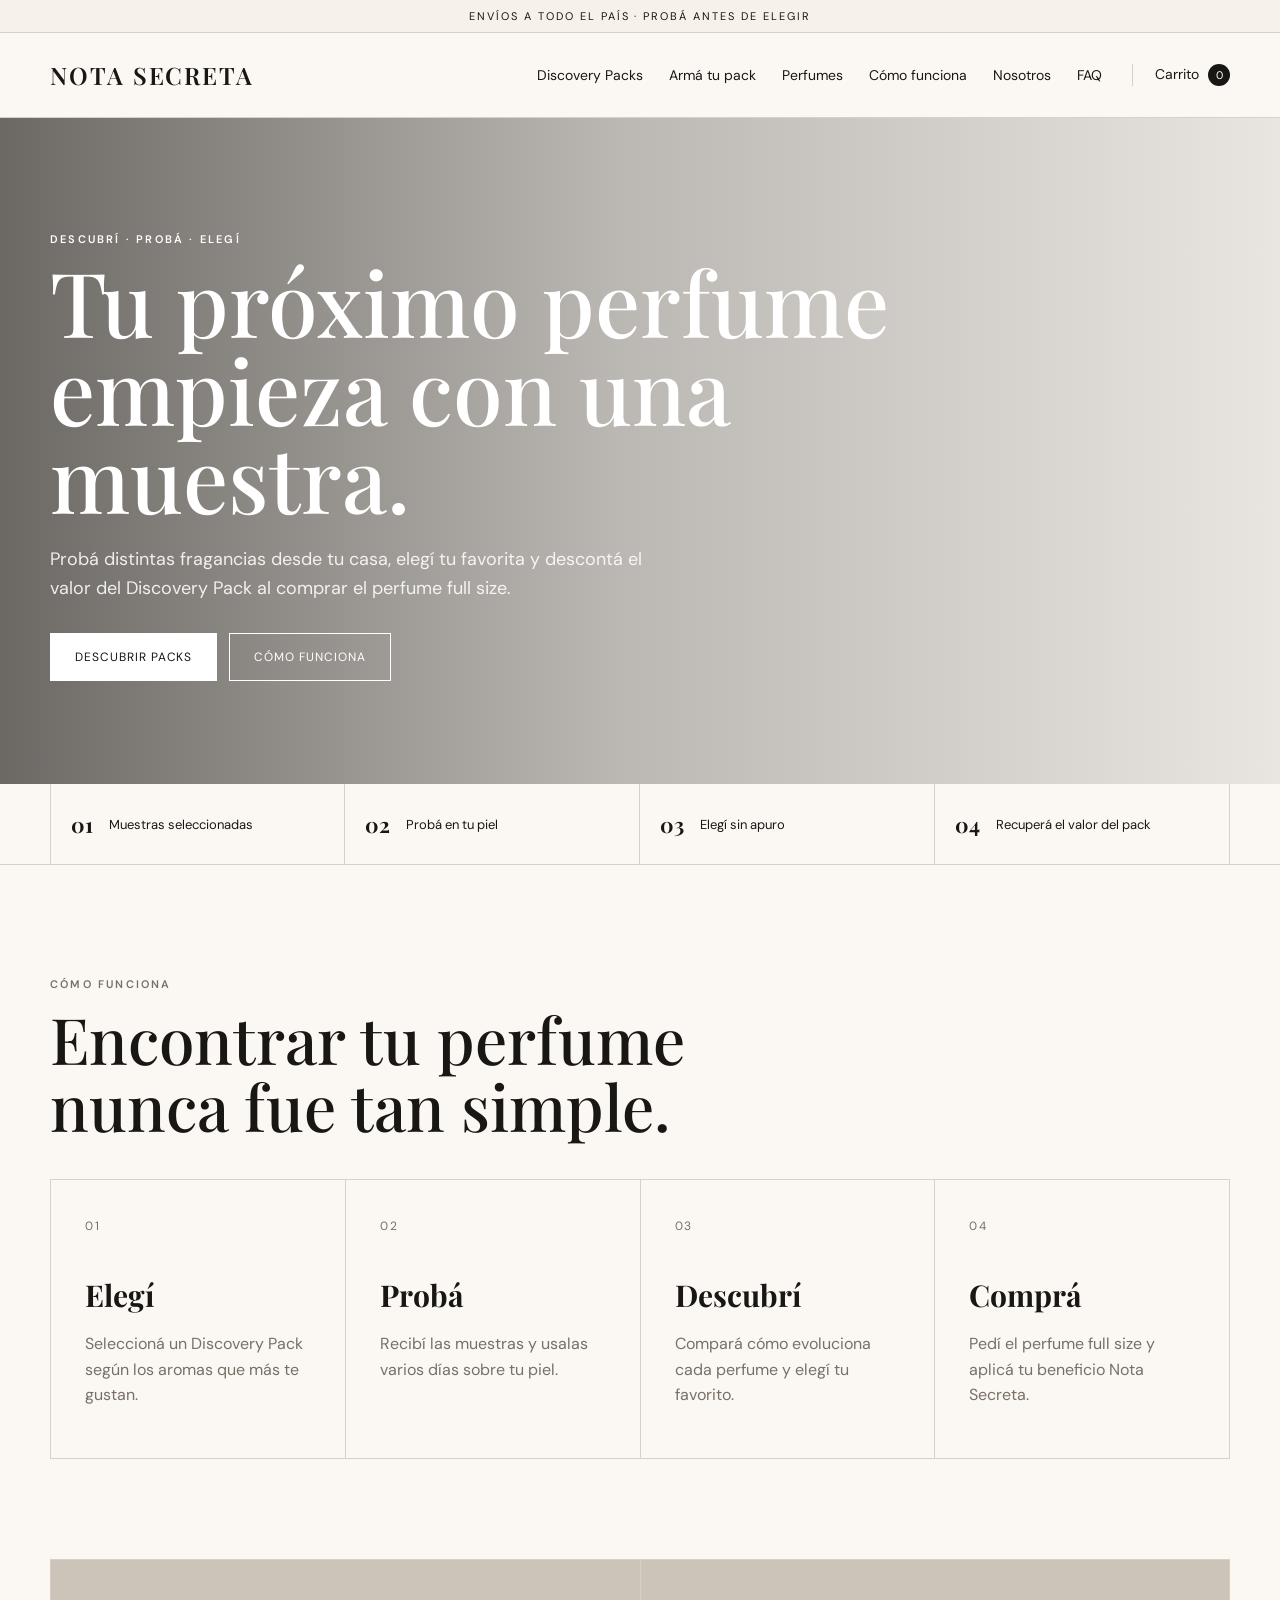
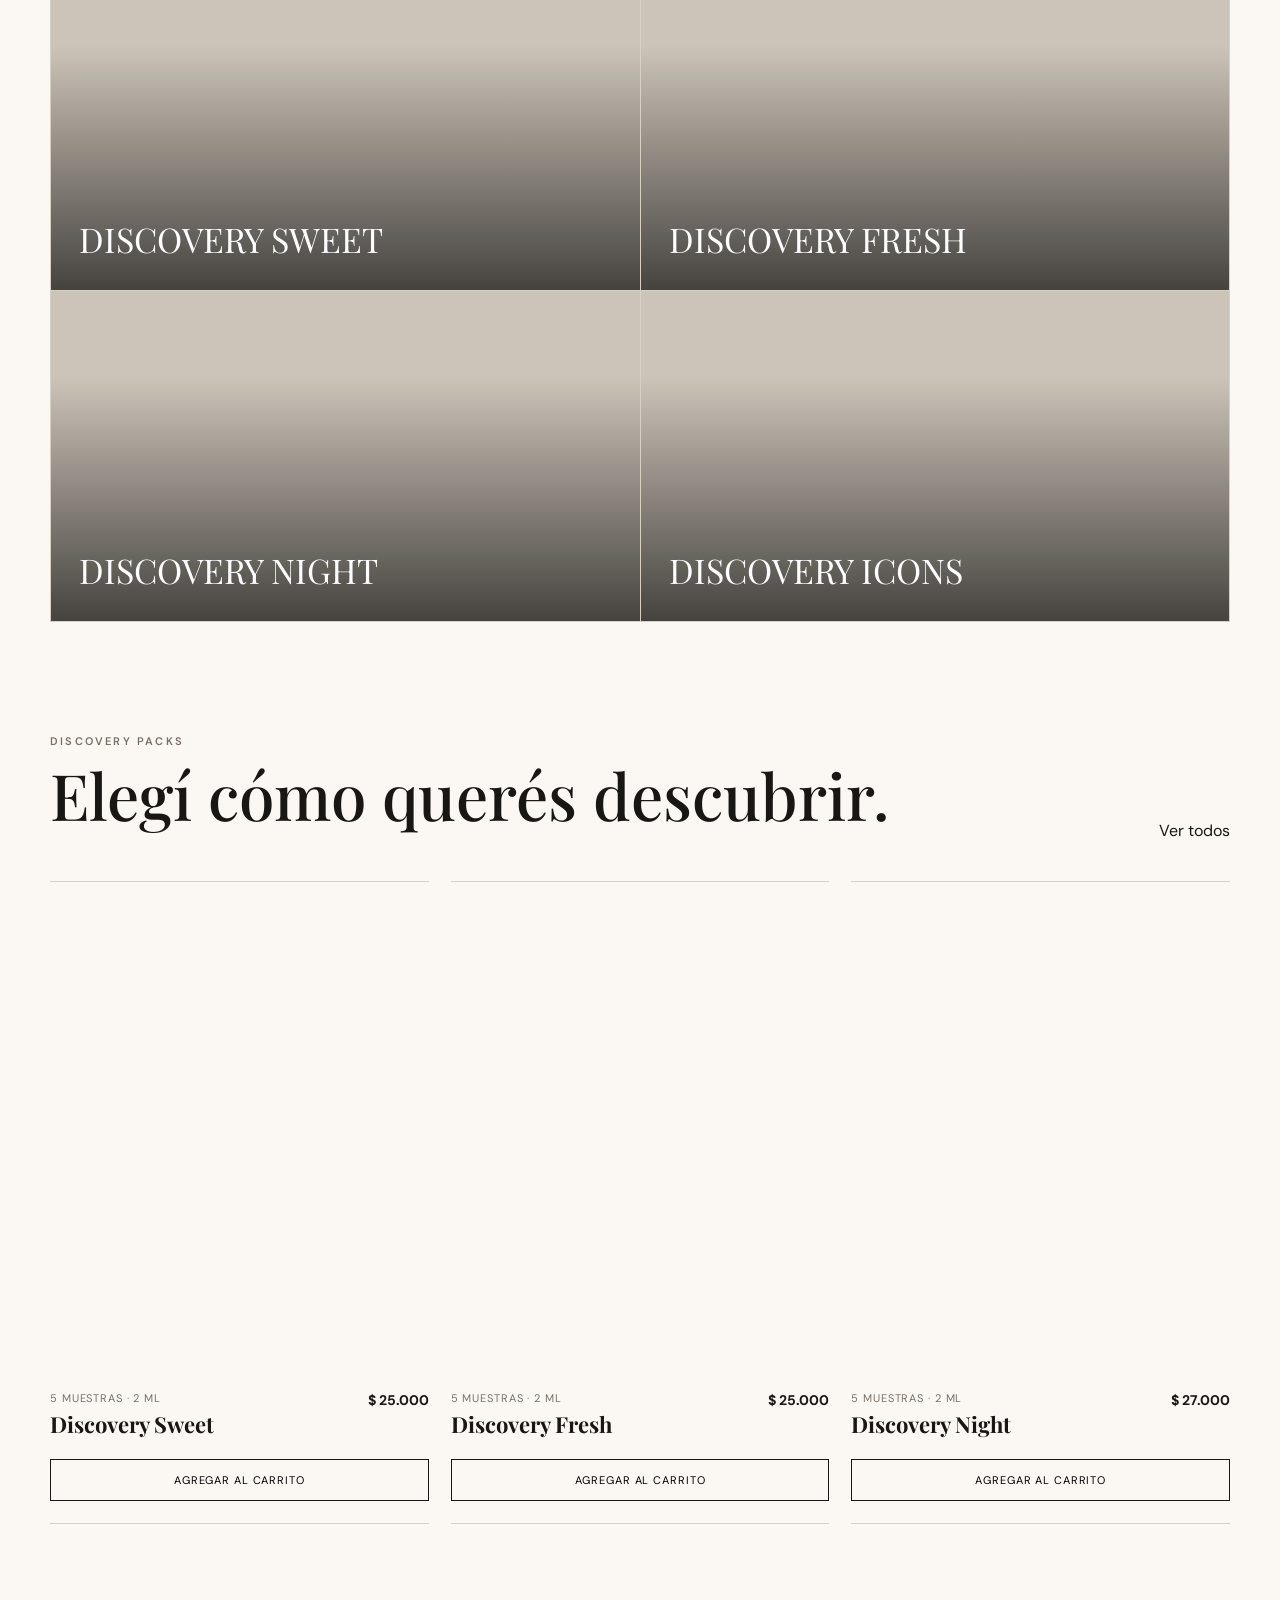
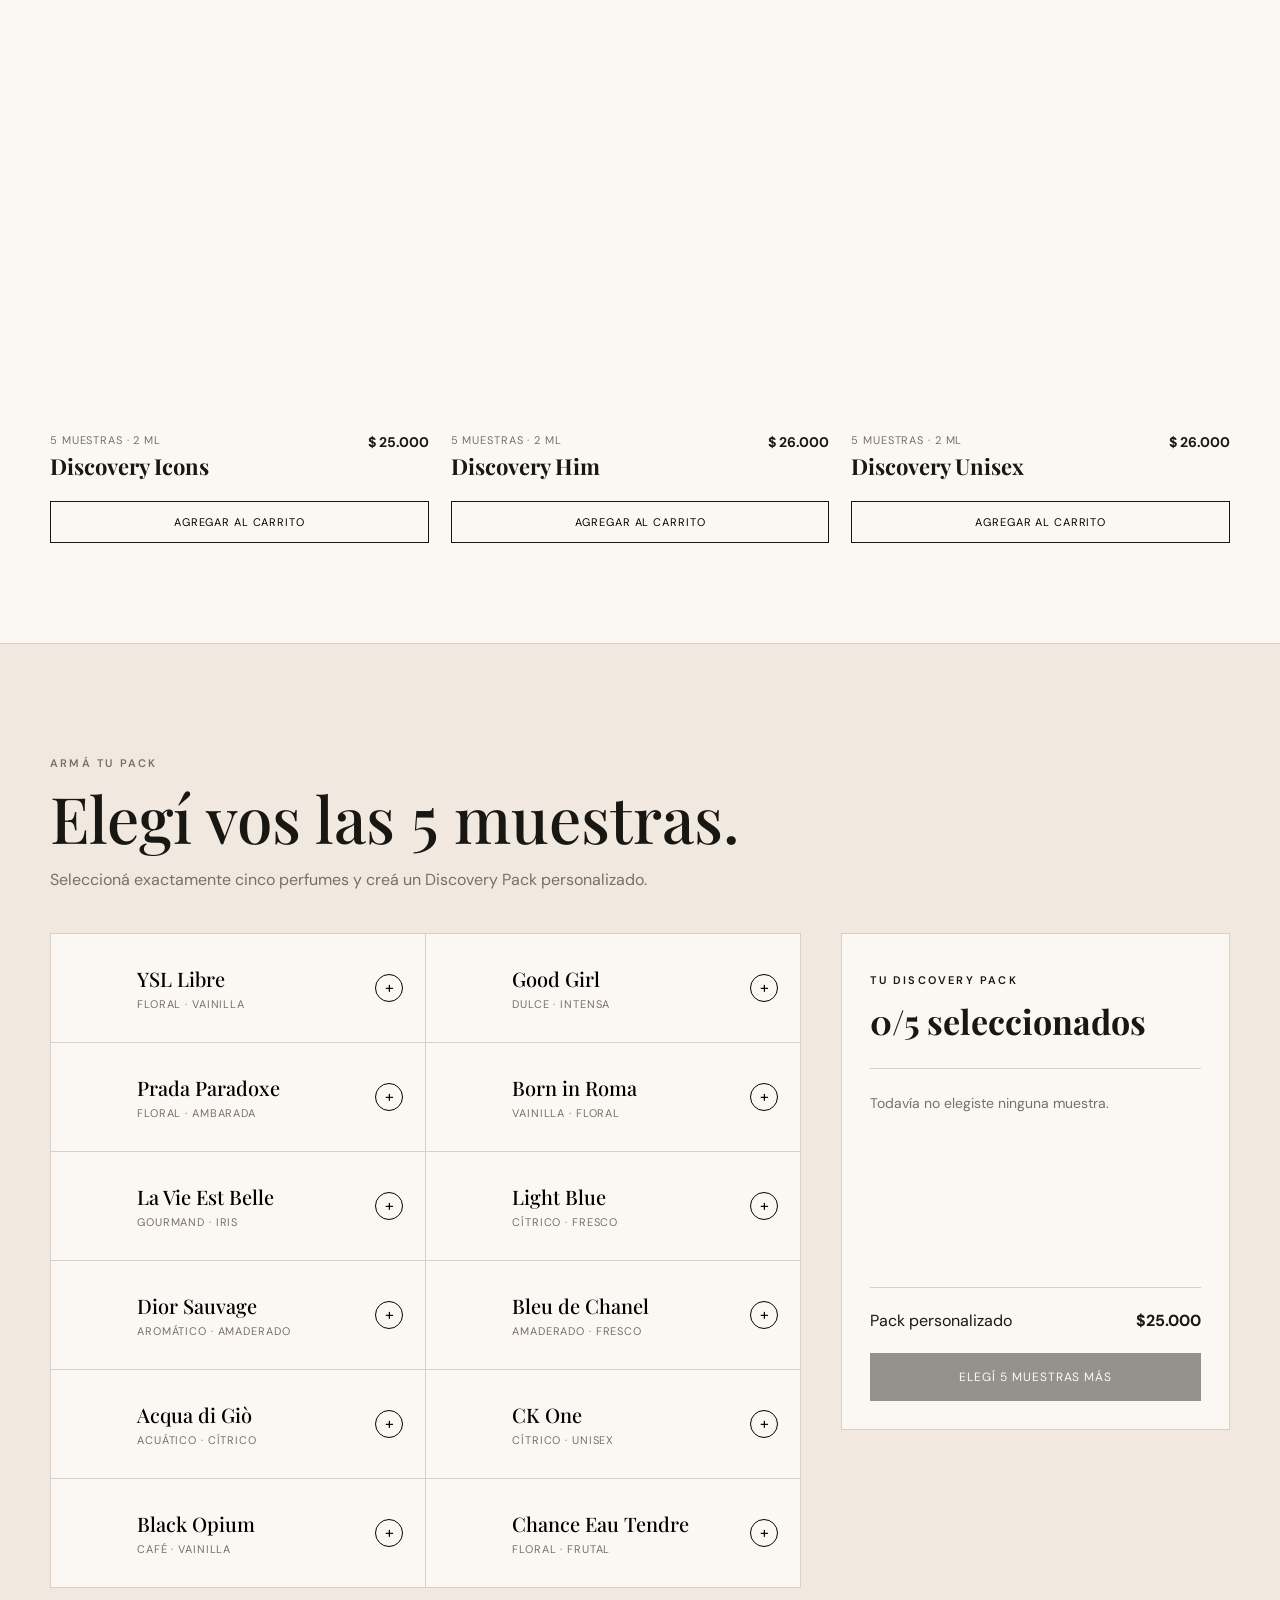
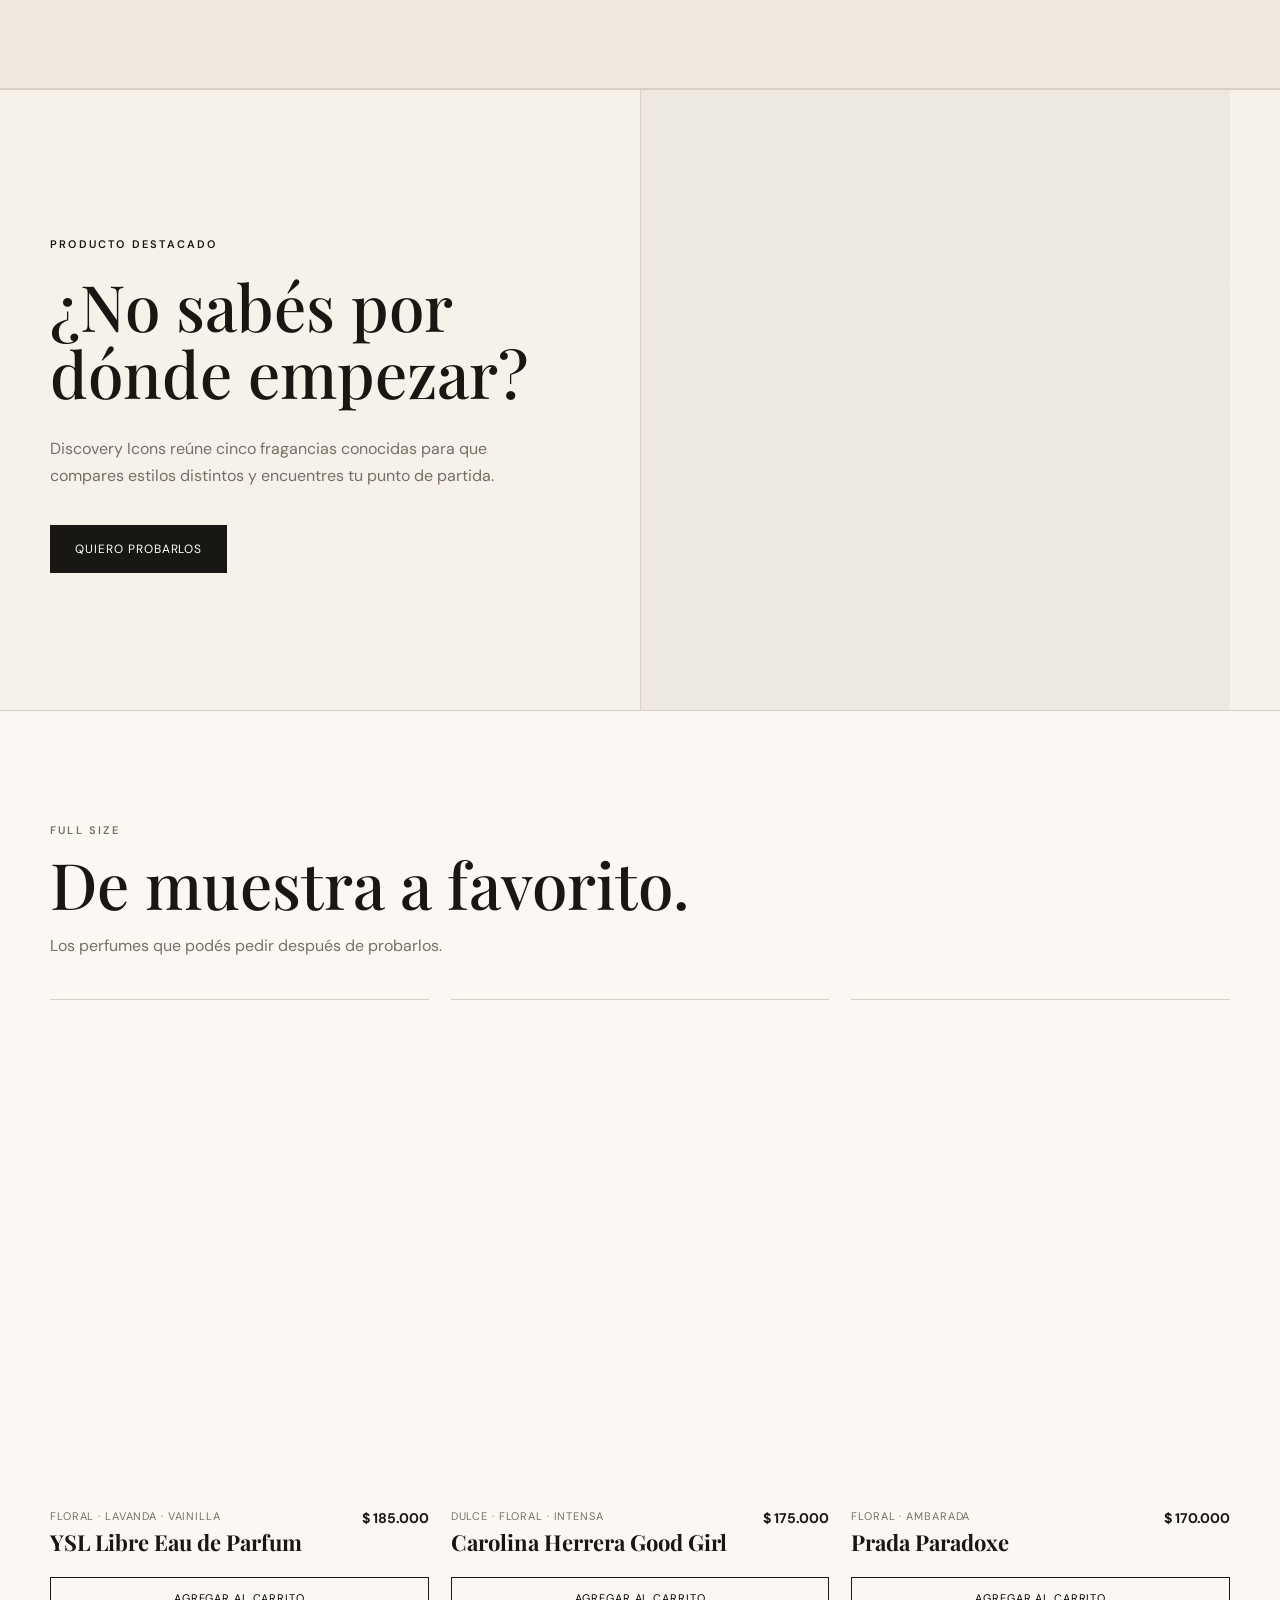
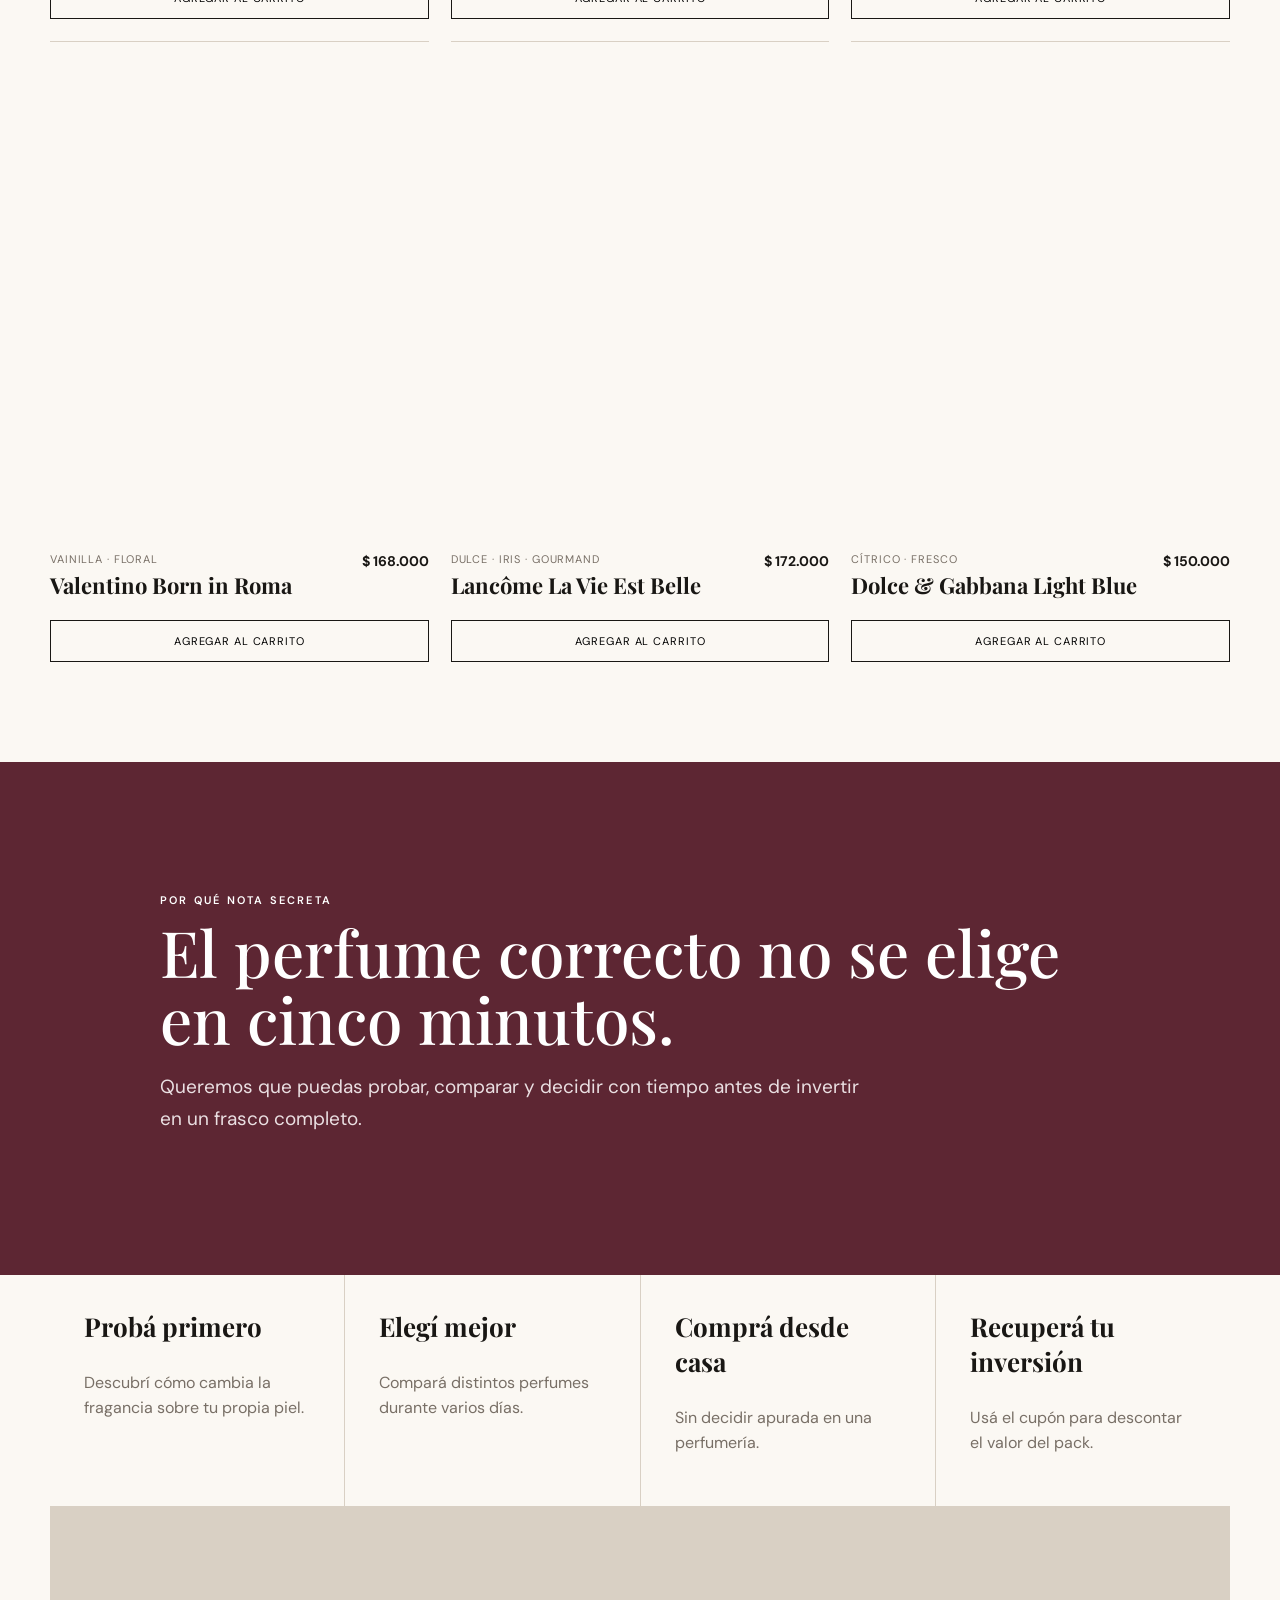
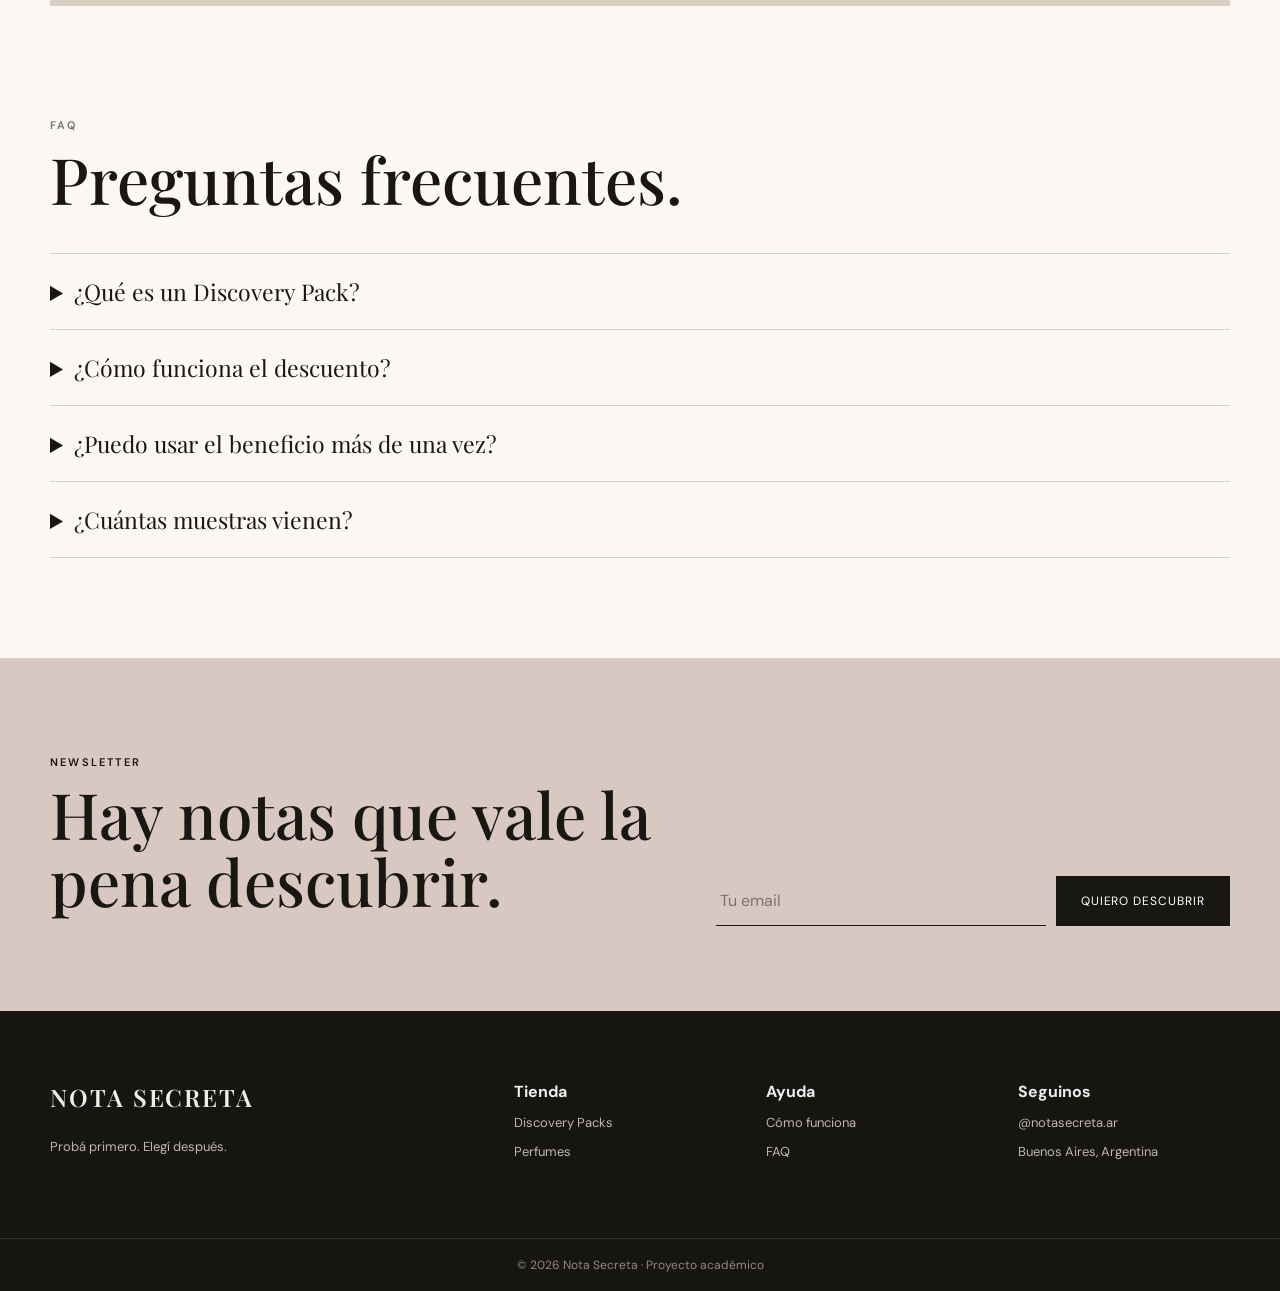
<file: index.html>
<!DOCTYPE html>
<html lang="es">
<head>
  <meta charset="UTF-8">
  <meta name="viewport" content="width=device-width, initial-scale=1.0">
  <title>Nota Secreta</title>
  <link rel="stylesheet" href="css/styles.css">
</head>
<body>
<header class="site-header">
  <div class="announcement">ENVÍOS A TODO EL PAÍS · PROBÁ ANTES DE ELEGIR</div>
  <nav class="nav container">
    <a class="brand" href="index.html">NOTA SECRETA</a>
    <button class="menu-toggle" aria-label="Abrir menú">☰</button>
    <div class="nav-links">
      <a href="#packs">Discovery Packs</a>
      <a href="#arma-tu-pack">Armá tu pack</a>
      <a href="#perfumes">Perfumes</a>
      <a href="#como-funciona">Cómo funciona</a>
      <a href="#nosotros">Nosotros</a>
      <a href="#faq">FAQ</a>
    </div>
    <a class="cart-link" href="carrito.html">Carrito <span id="cart-count">0</span></a>
  </nav>
</header>

<main>
  <section class="hero">
    <div class="hero-overlay"></div>
    <div class="hero-content container">
      <p class="eyebrow">DESCUBRÍ · PROBÁ · ELEGÍ</p>
      <h1>Tu próximo perfume empieza con una muestra.</h1>
      <p>Probá distintas fragancias desde tu casa, elegí tu favorita y descontá el valor del Discovery Pack al comprar el perfume full size.</p>
      <div class="hero-actions">
        <a class="btn btn-dark" href="#packs">Descubrir packs</a>
        <a class="btn btn-light" href="#como-funciona">Cómo funciona</a>
      </div>
    </div>
  </section>

  <section class="benefits">
    <div class="container benefits-grid">
      <div><strong>01</strong><span>Muestras seleccionadas</span></div>
      <div><strong>02</strong><span>Probá en tu piel</span></div>
      <div><strong>03</strong><span>Elegí sin apuro</span></div>
      <div><strong>04</strong><span>Recuperá el valor del pack</span></div>
    </div>
  </section>

  <section class="section container" id="como-funciona">
    <div class="section-heading">
      <p class="eyebrow">CÓMO FUNCIONA</p>
      <h2>Encontrar tu perfume nunca fue tan simple.</h2>
    </div>
    <div class="steps-grid">
      <article><span>01</span><h3>Elegí</h3><p>Seleccioná un Discovery Pack según los aromas que más te gustan.</p></article>
      <article><span>02</span><h3>Probá</h3><p>Recibí las muestras y usalas varios días sobre tu piel.</p></article>
      <article><span>03</span><h3>Descubrí</h3><p>Compará cómo evoluciona cada perfume y elegí tu favorito.</p></article>
      <article><span>04</span><h3>Comprá</h3><p>Pedí el perfume full size y aplicá tu beneficio Nota Secreta.</p></article>
    </div>
  </section>

  <section class="category-grid container">
    <a class="category-card cat-sweet" href="#packs"><span>DISCOVERY SWEET</span></a>
    <a class="category-card cat-fresh" href="#packs"><span>DISCOVERY FRESH</span></a>
    <a class="category-card cat-night" href="#packs"><span>DISCOVERY NIGHT</span></a>
    <a class="category-card cat-icons" href="#packs"><span>DISCOVERY ICONS</span></a>
  </section>

  <section class="section container" id="packs">
    <div class="section-heading split">
      <div>
        <p class="eyebrow">DISCOVERY PACKS</p>
        <h2>Elegí cómo querés descubrir.</h2>
      </div>
      <a href="#packs">Ver todos</a>
    </div>
    <div class="product-grid" id="packs-grid"></div>
  </section>


  <section class="section custom-pack-section" id="arma-tu-pack">
    <div class="container">
      <div class="section-heading">
        <p class="eyebrow">ARMÁ TU PACK</p>
        <h2>Elegí vos las 5 muestras.</h2>
        <p>Seleccioná exactamente cinco perfumes y creá un Discovery Pack personalizado.</p>
      </div>

      <div class="custom-pack-layout">
        <div class="sample-selector" id="sample-selector"></div>

        <aside class="custom-pack-summary">
          <p class="eyebrow">TU DISCOVERY PACK</p>
          <h3><span id="selected-count">0</span>/5 seleccionados</h3>
          <div id="selected-samples" class="selected-samples">
            <p class="empty-selection">Todavía no elegiste ninguna muestra.</p>
          </div>
          <div class="custom-pack-price">
            <span>Pack personalizado</span>
            <strong>$25.000</strong>
          </div>
          <button id="add-custom-pack" class="btn btn-dark full" onclick="addCustomPack()" disabled>
            Elegí 5 muestras
          </button>
        </aside>
      </div>
    </div>
  </section>

  <section class="featured">
    <div class="container featured-grid">
      <div class="featured-copy">
        <p class="eyebrow">PRODUCTO DESTACADO</p>
        <h2>¿No sabés por dónde empezar?</h2>
        <p>Discovery Icons reúne cinco fragancias conocidas para que compares estilos distintos y encuentres tu punto de partida.</p>
        <a class="btn btn-dark" href="producto.html?id=pack-icons">Quiero probarlos</a>
      </div>
      <div class="featured-visual featured-real-photo" aria-label="Perfume y accesorios de perfumería"></div>
    </div>
  </section>

  <section class="section container" id="perfumes">
    <div class="section-heading">
      <p class="eyebrow">FULL SIZE</p>
      <h2>De muestra a favorito.</h2>
      <p>Los perfumes que podés pedir después de probarlos.</p>
    </div>
    <div class="product-grid" id="perfumes-grid"></div>
  </section>

  <section class="statement" id="nosotros">
    <div class="container statement-inner">
      <p class="eyebrow">POR QUÉ NOTA SECRETA</p>
      <h2>El perfume correcto no se elige en cinco minutos.</h2>
      <p>Queremos que puedas probar, comparar y decidir con tiempo antes de invertir en un frasco completo.</p>
    </div>
  </section>

  <section class="section container why-grid">
    <article><h3>Probá primero</h3><p>Descubrí cómo cambia la fragancia sobre tu propia piel.</p></article>
    <article><h3>Elegí mejor</h3><p>Compará distintos perfumes durante varios días.</p></article>
    <article><h3>Comprá desde casa</h3><p>Sin decidir apurada en una perfumería.</p></article>
    <article><h3>Recuperá tu inversión</h3><p>Usá el cupón para descontar el valor del pack.</p></article>
  </section>

  <section class="section container" id="faq">
    <div class="section-heading">
      <p class="eyebrow">FAQ</p>
      <h2>Preguntas frecuentes.</h2>
    </div>
    <div class="faq-list">
      <details><summary>¿Qué es un Discovery Pack?</summary><p>Es una selección de 5 muestras pensada para probar distintas fragancias antes de elegir un perfume full size.</p></details>
      <details><summary>¿Cómo funciona el descuento?</summary><p>En este prototipo podés usar el código <strong>SECRET25</strong> en el carrito para descontar $25.000 sobre perfumes.</p></details>
      <details><summary>¿Puedo usar el beneficio más de una vez?</summary><p>Para el modelo real sería de un solo uso. En este prototipo académico el cupón sirve para demostrar la mecánica.</p></details>
      <details><summary>¿Cuántas muestras vienen?</summary><p>Cada Discovery Pack incluye 5 muestras de 2 ml.</p></details>
    </div>
  </section>

  <section class="newsletter">
    <div class="container newsletter-inner">
      <div>
        <p class="eyebrow">NEWSLETTER</p>
        <h2>Hay notas que vale la pena descubrir.</h2>
      </div>
      <form onsubmit="event.preventDefault(); alert('¡Gracias por suscribirte!')">
        <input type="email" placeholder="Tu email" required>
        <button class="btn btn-dark" type="submit">Quiero descubrir</button>
      </form>
    </div>
  </section>
</main>

<footer class="footer">
  <div class="container footer-grid">
    <div><div class="brand">NOTA SECRETA</div><p>Probá primero. Elegí después.</p></div>
    <div><strong>Tienda</strong><a href="#packs">Discovery Packs</a><a href="#perfumes">Perfumes</a></div>
    <div><strong>Ayuda</strong><a href="#como-funciona">Cómo funciona</a><a href="#faq">FAQ</a></div>
    <div><strong>Seguinos</strong><span>@notasecreta.ar</span><span>Buenos Aires, Argentina</span></div>
  </div>
  <div class="copyright">© 2026 Nota Secreta · Proyecto académico</div>
</footer>

<script src="js/products.js"></script>
<script src="js/app.js"></script>
</body>
</html>
</file>
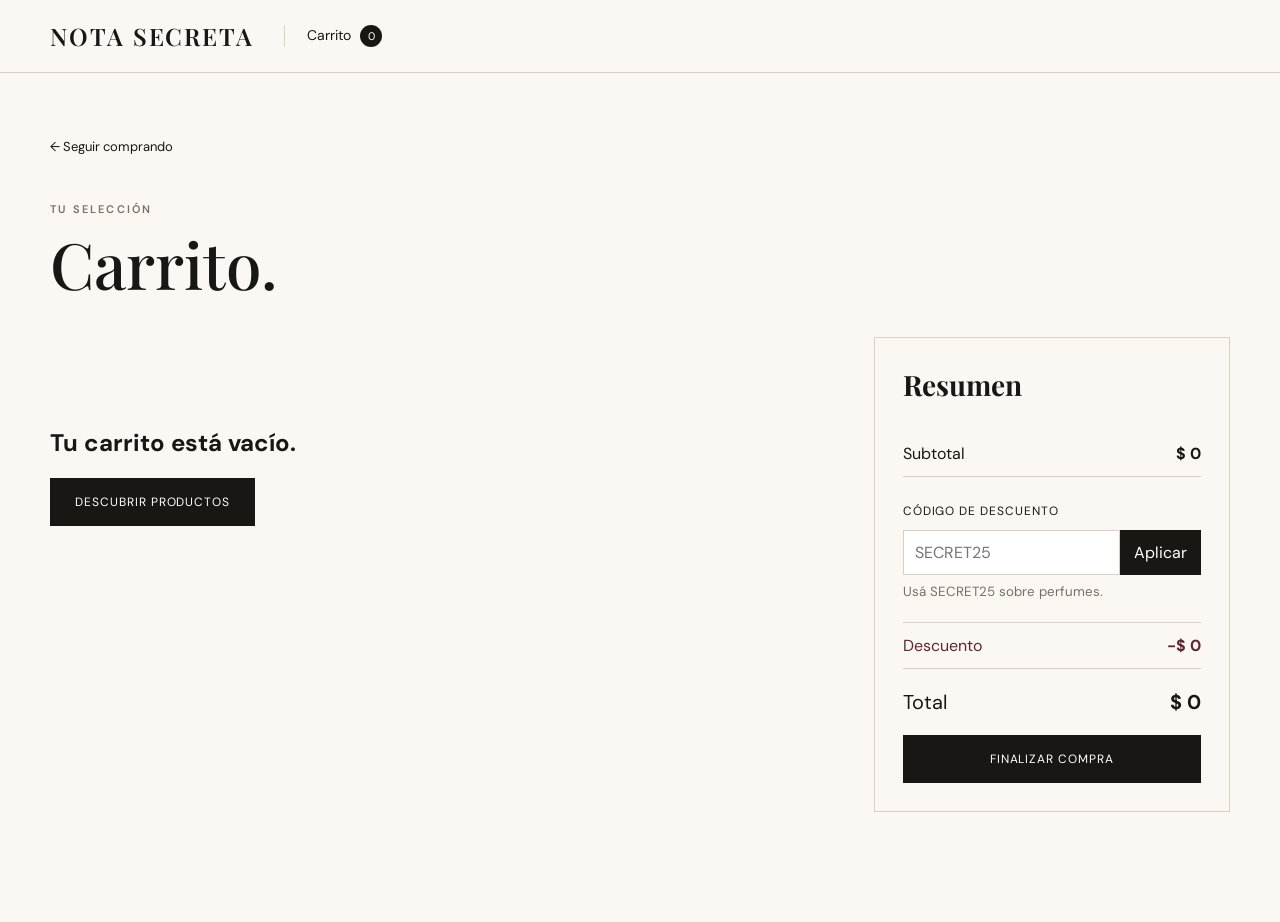
<file: carrito.html>
<!DOCTYPE html>
<html lang="es">
<head>
  <meta charset="UTF-8">
  <meta name="viewport" content="width=device-width, initial-scale=1.0">
  <title>Carrito · Nota Secreta</title>
  <link rel="stylesheet" href="css/styles.css">
</head>
<body>
<header class="site-header compact">
  <nav class="nav container">
    <a class="brand" href="index.html">NOTA SECRETA</a>
    <a class="cart-link" href="carrito.html">Carrito <span id="cart-count">0</span></a>
  </nav>
</header>

<main class="cart-page container">
  <a class="back-link" href="index.html">← Seguir comprando</a>
  <div class="section-heading">
    <p class="eyebrow">TU SELECCIÓN</p>
    <h1>Carrito.</h1>
  </div>

  <div class="cart-layout">
    <section id="cart-items" class="cart-items"></section>
    <aside class="cart-summary">
      <h3>Resumen</h3>
      <div class="summary-row"><span>Subtotal</span><strong id="subtotal">$0</strong></div>
      <div class="coupon-box">
        <label for="coupon">Código de descuento</label>
        <div class="coupon-inline">
          <input id="coupon" type="text" placeholder="SECRET25">
          <button onclick="applyCoupon()">Aplicar</button>
        </div>
        <small id="coupon-message">Usá SECRET25 sobre perfumes.</small>
      </div>
      <div class="summary-row discount"><span>Descuento</span><strong id="discount">-$0</strong></div>
      <div class="summary-row total"><span>Total</span><strong id="total">$0</strong></div>
      <button class="btn btn-dark full" onclick="checkout()">Finalizar compra</button>
    </aside>
  </div>
</main>

<script src="js/products.js"></script>
<script src="js/app.js"></script>
<script>
  renderCart();
</script>
</body>
</html>
</file>
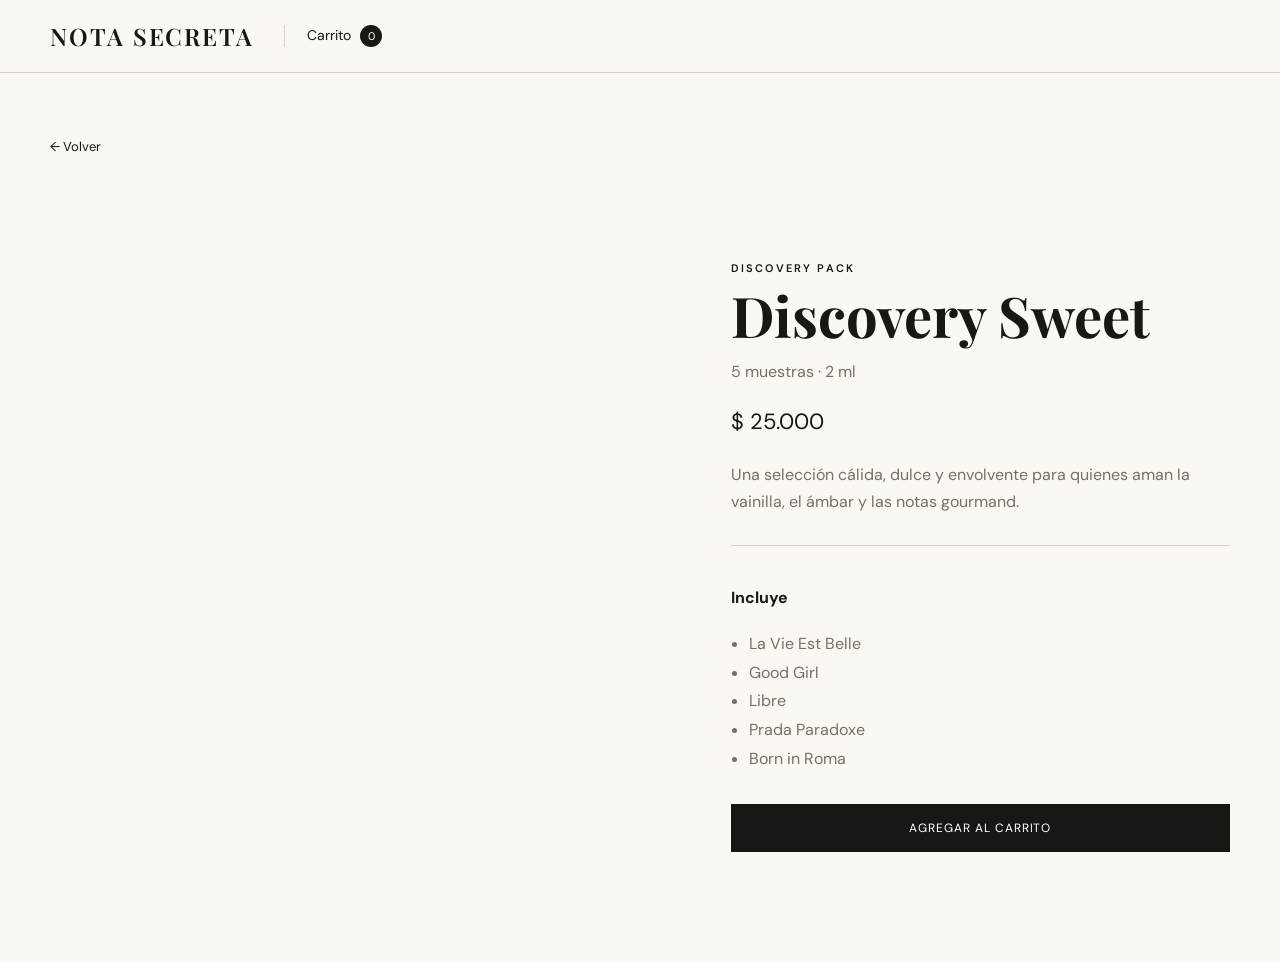
<file: producto.html>
<!DOCTYPE html>
<html lang="es">
<head>
  <meta charset="UTF-8">
  <meta name="viewport" content="width=device-width, initial-scale=1.0">
  <title>Producto · Nota Secreta</title>
  <link rel="stylesheet" href="css/styles.css">
</head>
<body>
<header class="site-header compact">
  <nav class="nav container">
    <a class="brand" href="index.html">NOTA SECRETA</a>
    <a class="cart-link" href="carrito.html">Carrito <span id="cart-count">0</span></a>
  </nav>
</header>

<main class="product-page container">
  <a class="back-link" href="index.html">← Volver</a>
  <div class="product-detail" id="product-detail"></div>
</main>

<script src="js/products.js"></script>
<script src="js/app.js"></script>
<script>
  renderProductDetail();
</script>
</body>
</html>
</file>
<file: css/styles.css>
@import url('https://fonts.googleapis.com/css2?family=DM+Sans:wght@300;400;500;600&family=Playfair+Display:wght@500;600&display=swap');

:root{
  --bg:#f6f1e9;
  --paper:#fbf8f3;
  --ink:#191714;
  --muted:#786f66;
  --line:#d9d0c4;
  --wine:#5d2633;
  --rose:#d9c7c2;
}

*{box-sizing:border-box}
html{scroll-behavior:smooth}
body{
  margin:0;
  font-family:"DM Sans",sans-serif;
  background:var(--paper);
  color:var(--ink);
}
a{color:inherit;text-decoration:none}
button,input{font:inherit}
.container{width:min(1180px,calc(100% - 40px));margin:auto}

.announcement{
  text-align:center;
  padding:9px;
  font-size:11px;
  letter-spacing:.18em;
  border-bottom:1px solid var(--line);
  background:var(--bg);
}
.site-header{position:sticky;top:0;z-index:20;background:rgba(251,248,243,.94);backdrop-filter:blur(12px);border-bottom:1px solid var(--line)}
.site-header.compact .nav{min-height:72px}
.nav{min-height:84px;display:flex;align-items:center;gap:30px}
.brand{font-family:"Playfair Display",serif;font-size:24px;letter-spacing:.08em;font-weight:600}
.nav-links{display:flex;gap:26px;margin-left:auto;font-size:14px}
.cart-link{font-size:14px;border-left:1px solid var(--line);padding-left:22px}
#cart-count{display:inline-grid;place-items:center;background:var(--ink);color:#fff;width:22px;height:22px;border-radius:50%;font-size:11px;margin-left:5px}
.menu-toggle{display:none;background:none;border:none;font-size:25px}

.hero{
  min-height:74vh;
  display:flex;
  align-items:flex-end;
  position:relative;
  background:
  radial-gradient(circle at 74% 35%,rgba(255,255,255,.72),transparent 20%),
  linear-gradient(110deg,#d8c7be 0%,#ede4da 54%,#b79b91 100%);
  overflow:hidden;
}
.hero:after{
  content:"";
  position:absolute;
  right:9%;
  top:10%;
  width:230px;height:430px;
  border:1px solid rgba(25,23,20,.35);
  border-radius:44% 44% 25% 25%;
  box-shadow:-46px 50px 0 rgba(255,255,255,.22);
  transform:rotate(7deg);
}
.hero-content{padding:90px 0;position:relative;z-index:2;max-width:1180px}
.hero-content h1{
  font-family:"Playfair Display",serif;
  font-weight:500;
  font-size:clamp(52px,7vw,98px);
  line-height:.98;
  max-width:850px;
  margin:10px 0 25px;
}
.hero-content p:not(.eyebrow){max-width:620px;font-size:18px;line-height:1.6}
.eyebrow{font-size:11px;letter-spacing:.2em;font-weight:600}
.hero-actions{display:flex;gap:12px;margin-top:30px}
.btn{display:inline-flex;justify-content:center;align-items:center;padding:15px 24px;border:1px solid var(--ink);cursor:pointer;text-transform:uppercase;letter-spacing:.08em;font-size:12px}
.btn-dark{background:var(--ink);color:#fff}
.btn-light{background:transparent}
.full{width:100%}

.benefits{border-bottom:1px solid var(--line)}
.benefits-grid{display:grid;grid-template-columns:repeat(4,1fr)}
.benefits-grid div{padding:26px 20px;border-right:1px solid var(--line);display:flex;gap:16px;align-items:center}
.benefits-grid div:first-child{border-left:1px solid var(--line)}
.benefits-grid strong{font-family:"Playfair Display",serif;font-size:21px}
.benefits-grid span{font-size:13px}

.section{padding:100px 0}
.section-heading{max-width:700px;margin-bottom:40px}
.section-heading.split{max-width:none;display:flex;justify-content:space-between;align-items:end}
.section-heading h1,.section-heading h2,.statement h2,.featured h2,.newsletter h2{
  font-family:"Playfair Display",serif;font-weight:500;
  font-size:clamp(38px,5vw,64px);line-height:1.05;margin:10px 0 12px;
}
.section-heading p{color:var(--muted);line-height:1.6}
.steps-grid{display:grid;grid-template-columns:repeat(4,1fr);border-top:1px solid var(--line);border-left:1px solid var(--line)}
.steps-grid article{padding:34px;min-height:220px;border-right:1px solid var(--line);border-bottom:1px solid var(--line)}
.steps-grid span{font-size:12px;letter-spacing:.15em;color:var(--muted)}
.steps-grid h3{font-family:"Playfair Display";font-size:30px;margin:40px 0 10px}
.steps-grid p{color:var(--muted);line-height:1.6}

.category-grid{display:grid;grid-template-columns:repeat(2,1fr);gap:1px;background:var(--line);border:1px solid var(--line)}
.category-card{min-height:330px;display:flex;align-items:end;padding:28px;position:relative;overflow:hidden}
.category-card:before{content:"";position:absolute;inset:0;background:linear-gradient(to top,rgba(0,0,0,.36),transparent 65%)}
.category-card span{position:relative;color:#fff;font-family:"Playfair Display";font-size:34px}
.cat-sweet{background:linear-gradient(135deg,#a47379,#e5c7c2)}
.cat-fresh{background:linear-gradient(135deg,#90a9a0,#d8dfd6)}
.cat-night{background:linear-gradient(135deg,#29252b,#6e5866)}
.cat-icons{background:linear-gradient(135deg,#b59b75,#eadac2)}

.product-grid{display:grid;grid-template-columns:repeat(3,1fr);gap:22px}
.product-card{border-top:1px solid var(--line);padding-top:18px}
.product-image{display:block;aspect-ratio:4/5;position:relative;overflow:hidden;margin-bottom:18px}
.prod-sweet{background:linear-gradient(145deg,#d8aeb4,#f3e3df)}
.prod-fresh{background:linear-gradient(145deg,#a8c3bb,#edf4ef)}
.prod-night{background:linear-gradient(145deg,#504854,#afa1ae)}
.prod-icons{background:linear-gradient(145deg,#cdbb9f,#f3eadf)}
.prod-him{background:linear-gradient(145deg,#8c9da4,#dce2e3)}
.prod-unisex{background:linear-gradient(145deg,#cabf9e,#ece6d2)}
.perf-1{background:linear-gradient(145deg,#d5bcaa,#f4e7d8)}
.perf-2{background:linear-gradient(145deg,#84545f,#c79aa4)}
.perf-3{background:linear-gradient(145deg,#e5c7c4,#f7e8e5)}
.perf-4{background:linear-gradient(145deg,#c496a6,#ead2da)}
.perf-5{background:linear-gradient(145deg,#d8c3a7,#f2e7d7)}
.perf-6{background:linear-gradient(145deg,#adcad0,#e6f0f2)}
.bottle-shape{
  position:absolute;left:50%;top:50%;transform:translate(-50%,-50%);
  width:34%;height:52%;border:1px solid rgba(25,23,20,.45);border-radius:22% 22% 10% 10%;
  background:rgba(255,255,255,.16);box-shadow:0 30px 50px rgba(0,0,0,.08)
}
.bottle-shape:before{content:"";position:absolute;left:30%;right:30%;height:15%;top:-12%;border:1px solid rgba(25,23,20,.45);background:rgba(255,255,255,.18)}
.product-info{display:flex;justify-content:space-between;gap:15px;align-items:start}
.product-info h3{font-family:"Playfair Display";font-size:22px;margin:4px 0}
.product-subtitle{font-size:11px;letter-spacing:.08em;text-transform:uppercase;color:var(--muted);margin:0}
.product-info strong{white-space:nowrap;font-size:14px}
.quick-add{margin-top:16px;width:100%;padding:13px;background:transparent;border:1px solid var(--ink);cursor:pointer;text-transform:uppercase;letter-spacing:.08em;font-size:11px}

.featured{background:var(--bg);border-block:1px solid var(--line)}
.featured-grid{display:grid;grid-template-columns:1fr 1fr;min-height:620px}
.featured-copy{padding:100px 80px 100px 0;display:flex;flex-direction:column;justify-content:center}
.featured-copy p:not(.eyebrow){color:var(--muted);line-height:1.7;max-width:500px}
.featured-copy .btn{align-self:flex-start;margin-top:20px}
.featured-visual{border-left:1px solid var(--line);display:grid;place-items:center}
.pack-box{width:330px;height:250px;border:1px solid var(--ink);display:grid;place-items:center;text-align:center;font-family:"Playfair Display";font-size:42px;letter-spacing:.08em;position:relative;background:#efe7db}
.mini-vials{position:absolute;bottom:-55px;display:flex;gap:15px}
.mini-vials i{width:28px;height:90px;border:1px solid var(--ink);border-radius:8px 8px 3px 3px;background:rgba(255,255,255,.3)}

.statement{background:var(--wine);color:#fff}
.statement-inner{padding:120px 0;max-width:960px}
.statement p:not(.eyebrow){font-size:19px;line-height:1.7;max-width:700px;color:#eadfe2}
.why-grid{display:grid;grid-template-columns:repeat(4,1fr);gap:1px;background:var(--line);padding-top:0}
.why-grid article{background:var(--paper);padding:34px;min-height:190px}
.why-grid h3{font-family:"Playfair Display";font-size:26px;margin-top:0}
.why-grid p{color:var(--muted);line-height:1.6}

.faq-list{border-top:1px solid var(--line)}
.faq-list details{border-bottom:1px solid var(--line);padding:22px 0}
.faq-list summary{cursor:pointer;font-family:"Playfair Display";font-size:23px}
.faq-list p{color:var(--muted);max-width:800px;line-height:1.6}

.newsletter{background:var(--rose);border-top:1px solid var(--line)}
.newsletter-inner{padding:85px 0;display:grid;grid-template-columns:1.2fr 1fr;gap:50px;align-items:end}
.newsletter form{display:flex;gap:10px}
.newsletter input{flex:1;background:transparent;border:0;border-bottom:1px solid var(--ink);padding:14px 4px;outline:none}

.footer{background:#171512;color:#eee}
.footer-grid{display:grid;grid-template-columns:2fr repeat(3,1fr);gap:40px;padding:70px 0}
.footer-grid div{display:flex;flex-direction:column;gap:12px}
.footer-grid a,.footer-grid span,.footer-grid p{color:#bcb7b0;font-size:13px}
.copyright{text-align:center;border-top:1px solid #34302b;padding:18px;color:#8f8981;font-size:12px}

.product-page,.cart-page{padding:50px 0 110px}
.back-link{display:inline-block;margin:15px 0 35px;font-size:13px}
.product-detail{display:grid;grid-template-columns:1.1fr .9fr;gap:70px}
.detail-image{min-height:650px;position:relative}
.bottle-shape.large{width:29%;height:48%}
.detail-copy{padding-top:60px}
.detail-copy h1{font-family:"Playfair Display";font-size:56px;line-height:1.05;margin:10px 0}
.detail-sub{color:var(--muted)}
.detail-price{font-size:22px;margin:25px 0}
.detail-description{line-height:1.7;color:var(--muted);max-width:500px}
.variant-block{margin:30px 0}
.variant-block>span{display:block;font-size:12px;text-transform:uppercase;letter-spacing:.1em;margin-bottom:12px}
.variant-options{display:flex;gap:9px;flex-wrap:wrap}
.variant-btn{padding:11px 16px;background:transparent;border:1px solid var(--line);cursor:pointer}
.variant-btn.active{background:var(--ink);color:#fff;border-color:var(--ink)}
.included{border-top:1px solid var(--line);margin:30px 0;padding-top:20px}
.included ul{padding-left:18px;color:var(--muted);line-height:1.8}
.benefit-note{background:var(--bg);padding:18px;margin:25px 0;font-size:14px;line-height:1.5}

.cart-layout{display:grid;grid-template-columns:1.5fr .7fr;gap:60px}
.cart-item{display:grid;grid-template-columns:90px 1fr auto auto;gap:20px;align-items:center;border-top:1px solid var(--line);padding:20px 0}
.cart-thumb{width:90px;height:110px;background:linear-gradient(145deg,#d7c5b5,#efe7dc)}
.cart-item h3{font-family:"Playfair Display";font-size:21px;margin:0 0 8px}
.cart-item p{margin:0 0 8px;color:var(--muted)}
.qty-control{display:flex;border:1px solid var(--line);align-items:center}
.qty-control button{border:0;background:none;padding:9px 11px;cursor:pointer}
.qty-control span{min-width:25px;text-align:center}
.remove{border:0;background:none;text-decoration:underline;cursor:pointer;font-size:12px}
.cart-summary{border:1px solid var(--line);padding:28px;height:max-content}
.cart-summary h3{font-family:"Playfair Display";font-size:28px;margin-top:0}
.summary-row{display:flex;justify-content:space-between;padding:12px 0;border-bottom:1px solid var(--line)}
.summary-row.total{font-size:20px;border-bottom:0;padding:20px 0}
.summary-row.discount{color:var(--wine)}
.coupon-box{padding:22px 0;border-bottom:1px solid var(--line)}
.coupon-box label{font-size:12px;text-transform:uppercase;letter-spacing:.08em}
.coupon-inline{display:flex;margin-top:10px}
.coupon-inline input{flex:1;padding:11px;border:1px solid var(--line)}
.coupon-inline button{background:var(--ink);color:#fff;border:0;padding:0 14px;cursor:pointer}
.coupon-box small{display:block;margin-top:8px;color:var(--muted)}
.empty-cart{padding:70px 0}

@media (max-width: 900px){
  .nav-links{display:none;position:absolute;top:100%;left:0;right:0;background:var(--paper);padding:20px;flex-direction:column;border-bottom:1px solid var(--line)}
  .nav-links.open{display:flex}
  .menu-toggle{display:block;margin-left:auto}
  .cart-link{margin-left:0}
  .hero{min-height:68vh}
  .benefits-grid,.steps-grid,.why-grid{grid-template-columns:repeat(2,1fr)}
  .category-grid,.featured-grid,.newsletter-inner,.product-detail,.cart-layout{grid-template-columns:1fr}
  .product-grid{grid-template-columns:repeat(2,1fr)}
  .featured-copy{padding:70px 0}
  .featured-visual{border-left:0;border-top:1px solid var(--line);min-height:500px}
  .detail-image{min-height:500px}
  .detail-copy{padding-top:0}
  .footer-grid{grid-template-columns:repeat(2,1fr)}
}
@media (max-width: 600px){
  .container{width:min(100% - 26px,1180px)}
  .announcement{font-size:9px}
  .brand{font-size:20px}
  .hero-content{padding:65px 0}
  .hero-content h1{font-size:54px}
  .hero:after{right:-60px;top:17%;opacity:.6}
  .benefits-grid,.steps-grid,.product-grid,.why-grid{grid-template-columns:1fr}
  .category-card{min-height:250px}
  .section{padding:75px 0}
  .product-detail{gap:30px}
  .detail-image{min-height:390px}
  .detail-copy h1{font-size:42px}
  .cart-item{grid-template-columns:70px 1fr;align-items:start}
  .cart-thumb{width:70px;height:90px}
  .qty-control,.remove{grid-column:2}
  .newsletter form{flex-direction:column}
  .footer-grid{grid-template-columns:1fr}
}


.custom-pack-section{
  background:#f1e9df;
  border-top:1px solid var(--line);
  border-bottom:1px solid var(--line);
}
.custom-pack-layout{
  display:grid;
  grid-template-columns:1.45fr .75fr;
  gap:40px;
  align-items:start;
}
.sample-selector{
  display:grid;
  grid-template-columns:repeat(2,1fr);
  gap:1px;
  background:var(--line);
  border:1px solid var(--line);
}
.sample-option{
  min-height:108px;
  border:0;
  background:var(--paper);
  padding:22px;
  display:grid;
  grid-template-columns:42px 1fr 28px;
  gap:14px;
  align-items:center;
  text-align:left;
  cursor:pointer;
  transition:.2s ease;
}
.sample-option:hover{background:#f7f2eb}
.sample-option.selected{
  background:var(--ink);
  color:#fff;
}
.sample-number{
  font-family:"Playfair Display";
  font-size:20px;
  color:var(--muted);
}
.sample-option.selected .sample-number,
.sample-option.selected small{color:#cfc7bd}
.sample-copy{display:flex;flex-direction:column;gap:5px}
.sample-copy strong{font-family:"Playfair Display";font-size:20px;font-weight:500}
.sample-copy small{font-size:11px;color:var(--muted);text-transform:uppercase;letter-spacing:.08em}
.sample-check{
  width:28px;height:28px;border:1px solid currentColor;border-radius:50%;
  display:grid;place-items:center;font-size:16px
}
.custom-pack-summary{
  position:sticky;
  top:110px;
  border:1px solid var(--line);
  background:var(--paper);
  padding:28px;
}
.custom-pack-summary h3{
  font-family:"Playfair Display";
  font-size:34px;
  margin:8px 0 24px;
}
.selected-samples{
  min-height:220px;
  border-top:1px solid var(--line);
  border-bottom:1px solid var(--line);
  padding:10px 0;
}
.empty-selection{color:var(--muted);font-size:14px;line-height:1.5}
.selected-sample-row{
  display:grid;
  grid-template-columns:24px 1fr 24px;
  gap:10px;
  align-items:center;
  padding:11px 0;
  border-bottom:1px solid #ece4da;
}
.selected-sample-row:last-child{border-bottom:0}
.selected-sample-row span{font-size:11px;color:var(--muted)}
.selected-sample-row strong{font-size:13px;font-weight:500}
.selected-sample-row button{
  border:0;background:none;cursor:pointer;font-size:18px
}
.custom-pack-price{
  display:flex;justify-content:space-between;
  padding:22px 0;
}
#add-custom-pack:disabled{
  opacity:.45;
  cursor:not-allowed;
}

@media (max-width: 900px){
  .custom-pack-layout{grid-template-columns:1fr}
  .custom-pack-summary{position:static}
}
@media (max-width: 600px){
  .sample-selector{grid-template-columns:1fr}
}


/* ===== FOTOS REALES =====
   Las fotos se cargan desde Unsplash (uso gratuito bajo su licencia).
   Requieren conexión a internet al abrir el proyecto.
*/

.hero{
  background:
    linear-gradient(90deg,rgba(20,16,13,.62) 0%,rgba(20,16,13,.28) 48%,rgba(20,16,13,.08) 100%),
    url("https://images.unsplash.com/photo-1673710672680-944563ff9cce?auto=format&fit=crop&w=2000&q=88") center 56%/cover no-repeat;
  color:#fff;
}
.hero:after{display:none}
.hero-content p:not(.eyebrow){color:rgba(255,255,255,.88)}
.hero .btn-dark{background:#fff;color:var(--ink);border-color:#fff}
.hero .btn-light{color:#fff;border-color:#fff}

.category-card{
  background-size:cover !important;
  background-position:center !important;
}
.cat-sweet{
  background-image:url("https://images.unsplash.com/photo-1690828877746-053e2fe9bb0a?auto=format&fit=crop&w=1200&q=85");
}
.cat-fresh{
  background-image:url("https://images.unsplash.com/photo-1696218092661-973ab1fed5b8?auto=format&fit=crop&w=1200&q=85");
}
.cat-night{
  background-image:url("https://images.unsplash.com/photo-1737424064873-89db6803084a?auto=format&fit=crop&w=1200&q=85");
}
.cat-icons{
  background-image:url("https://images.unsplash.com/photo-1768025719875-48ed072f3084?auto=format&fit=crop&w=1200&q=85");
}
.category-card:before{
  background:linear-gradient(to top,rgba(0,0,0,.68),rgba(0,0,0,.06) 74%);
}

/* Packs */
.prod-sweet{
  background:url("https://images.unsplash.com/photo-1690828877746-053e2fe9bb0a?auto=format&fit=crop&w=900&q=84") center/cover no-repeat;
}
.prod-fresh{
  background:url("https://images.unsplash.com/photo-1696218092661-973ab1fed5b8?auto=format&fit=crop&w=900&q=84") center/cover no-repeat;
}
.prod-night{
  background:url("https://images.unsplash.com/photo-1737424064873-89db6803084a?auto=format&fit=crop&w=900&q=84") center/cover no-repeat;
}
.prod-icons{
  background:url("https://images.unsplash.com/photo-1768025719875-48ed072f3084?auto=format&fit=crop&w=900&q=84") center/cover no-repeat;
}
.prod-him{
  background:url("https://images.unsplash.com/photo-1737424064873-89db6803084a?auto=format&fit=crop&w=900&q=84") 46% center/cover no-repeat;
}
.prod-unisex{
  background:url("https://images.unsplash.com/photo-1714041691623-35d1b8c5e28b?auto=format&fit=crop&w=900&q=84") center/cover no-repeat;
}

/* Perfumes full size */
.perf-1{
  background:url("https://images.unsplash.com/photo-1696218092661-973ab1fed5b8?auto=format&fit=crop&w=900&q=84") center/cover no-repeat;
}
.perf-2{
  background:url("https://images.unsplash.com/photo-1737424064873-89db6803084a?auto=format&fit=crop&w=900&q=84") center/cover no-repeat;
}
.perf-3{
  background:url("https://images.unsplash.com/photo-1768025719875-48ed072f3084?auto=format&fit=crop&w=900&q=84") center/cover no-repeat;
}
.perf-4{
  background:url("https://images.unsplash.com/photo-1690828877746-053e2fe9bb0a?auto=format&fit=crop&w=900&q=84") center/cover no-repeat;
}
.perf-5{
  background:url("https://images.unsplash.com/photo-1714041691623-35d1b8c5e28b?auto=format&fit=crop&w=900&q=84") center/cover no-repeat;
}
.perf-6{
  background:url("https://images.unsplash.com/photo-1696218092661-973ab1fed5b8?auto=format&fit=crop&w=900&q=84") 70% center/cover no-repeat;
}

.product-image .bottle-shape,
.detail-image .bottle-shape{
  display:none;
}
.product-image{
  transition:transform .28s ease, filter .28s ease;
}
.product-card:hover .product-image{
  transform:translateY(-3px);
  filter:saturate(1.04);
}

.featured-real-photo{
  min-height:620px;
  background:
    linear-gradient(rgba(20,16,13,.04),rgba(20,16,13,.04)),
    url("https://images.unsplash.com/photo-1714041691623-35d1b8c5e28b?auto=format&fit=crop&w=1400&q=88") center/cover no-repeat;
}

/* Give the product detail photo a more editorial crop */
.detail-image{
  background-size:cover !important;
  background-position:center !important;
}

/* Small photo feeling inside custom sample selection */
.sample-option{
  position:relative;
  overflow:hidden;
}
.sample-option:before{
  content:"";
  width:44px;
  height:58px;
  border-radius:2px;
  background:url("https://images.unsplash.com/photo-1768025719875-48ed072f3084?auto=format&fit=crop&w=240&q=75") center/cover no-repeat;
  grid-column:1;
  grid-row:1;
  opacity:.92;
}
.sample-number{
  display:none;
}
.sample-option{
  grid-template-columns:50px 1fr 28px;
}
.sample-option.selected:before{
  opacity:.72;
  filter:grayscale(.25);
}
</file>
